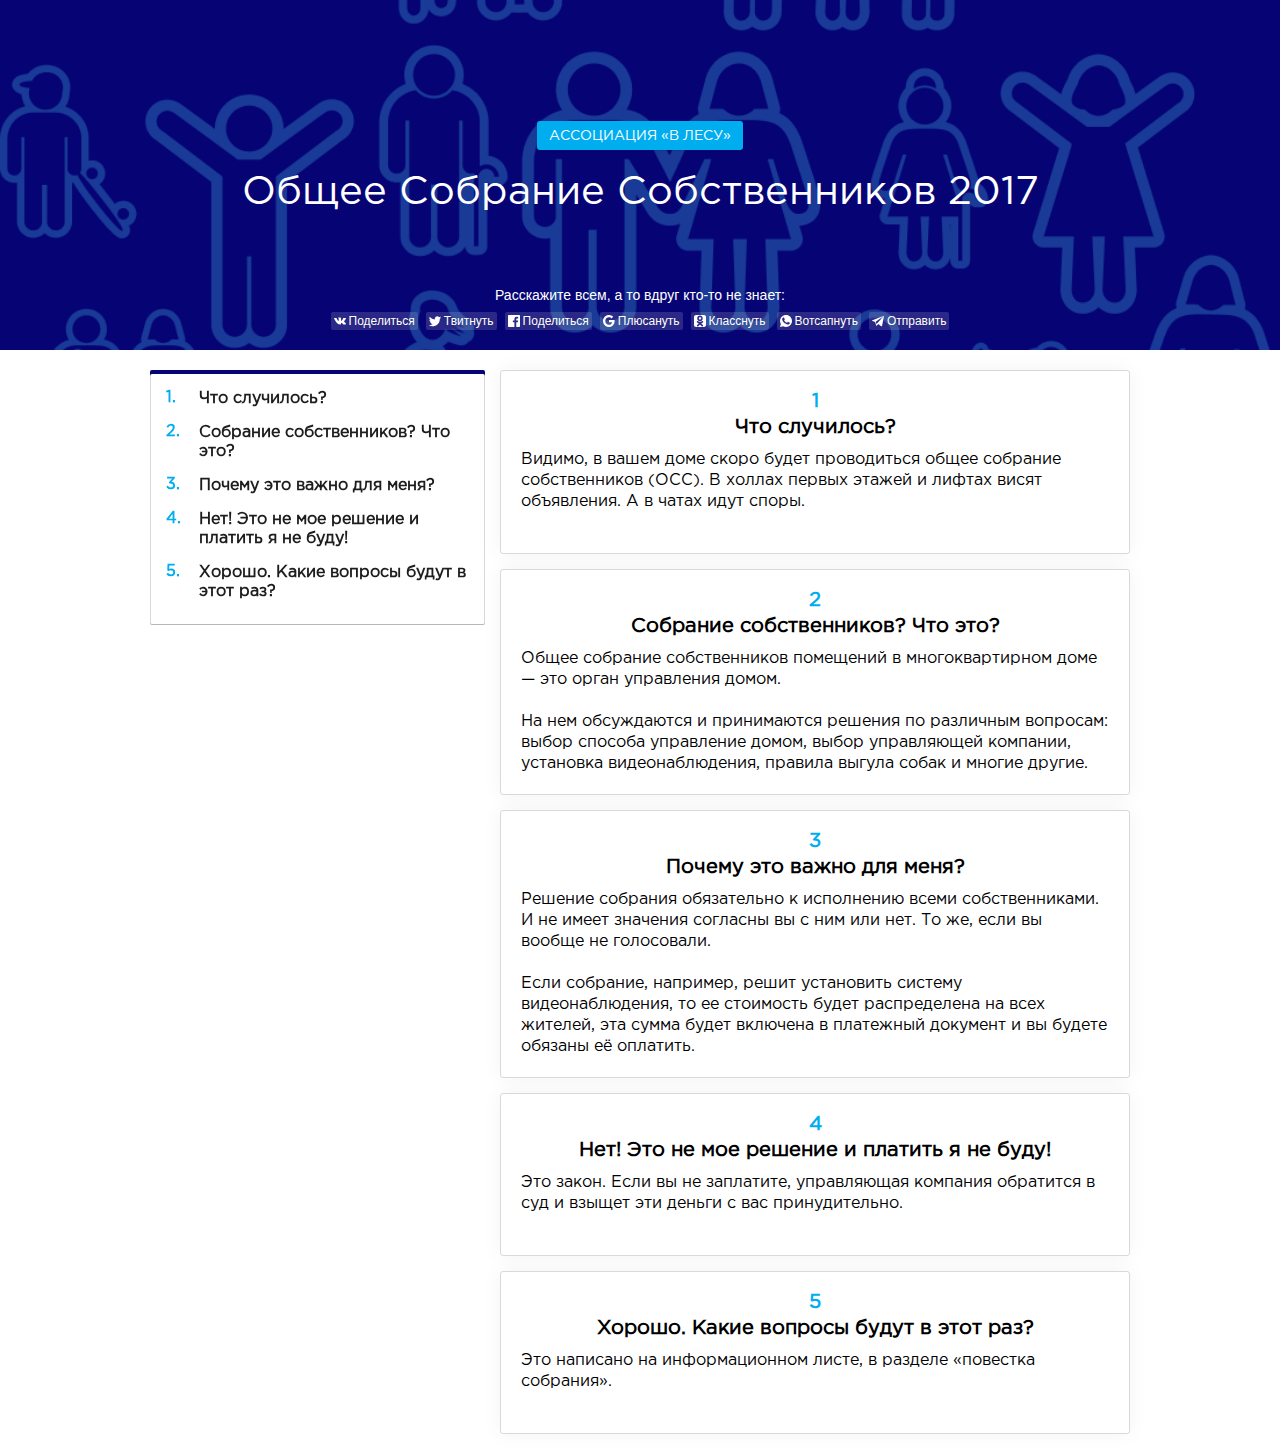
<file: index.html>
<!DOCTYPE html>
<html lang="ru" class="no-js">
  <head>
  
    <meta charset="utf-8"/>

    <meta name="viewport" content="width=device-width, initial-scale=1, maximum-scale=1, minimal-ui"/>

    <title>Шаблон проекта быстрого старта</title>
    <meta name="description" content="Шаблон проекта быстрого старта"/>
    <meta name="keywords" content="слова, ключевые"/>

    <meta http-equiv="X-UA-Compatible" content="IE=edge"/>
    <meta name="imagetoolbar" content="no"/>
    <meta name="msthemecompatible" content="no"/>
    <meta name="cleartype" content="on"/>
    <meta name="HandheldFriendly" content="True"/>

    <meta name="format-detection" content="telephone=no"/>
    <meta name="format-detection" content="address=no"/>

    <meta name="google" value="notranslate"/>

    <meta name="theme-color" content="#ffffff"/>

    <meta name="apple-mobile-web-app-capable" content="yes"/>
    <meta name="apple-mobile-web-app-status-bar-style" content="black-translucent"/>

    <meta name="application-name" content=""/>
    <meta name="msapplication-tooltip" content="">
    <meta name="msapplication-TileColor" content="#ffffff"/>
    <meta name="msapplication-starturl" content="">
    <meta name="msapplication-tap-highlight" content="no">
    <meta name="msapplication-TileImage" content="/mstile-large.png">

    

    

<link sizes="57x57"   href="assets/images/i/apple-touch-icon-57x57.png"   rel="apple-touch-icon"/>
<link sizes="60x60"   href="assets/images/i/apple-touch-icon-60x60.png"   rel="apple-touch-icon"/>
<link sizes="72x72"   href="assets/images/i/apple-touch-icon-72x72.png"   rel="apple-touch-icon"/>
<link sizes="76x76"   href="assets/images/i/apple-touch-icon-76x76.png"   rel="apple-touch-icon"/>
<link sizes="120x120" href="assets/images/i/apple-touch-icon-120x120.png" rel="apple-touch-icon"/>
<link sizes="114x114" href="assets/images/i/apple-touch-icon-114x114.png" rel="apple-touch-icon"/>
<link sizes="144x144" href="assets/images/i/apple-touch-icon-144x144.png" rel="apple-touch-icon"/>
<link sizes="152x152" href="assets/images/i/apple-touch-icon-152x152.png" rel="apple-touch-icon"/>
<link sizes="180x180" href="assets/images/i/apple-touch-icon-180x180.png" rel="apple-touch-icon"/>

<link sizes="192x192" href="assets/images/i/favicon-192x192.png" rel="icon" type="image/png"/>
<link sizes="160x160" href="assets/images/i/favicon-160x160.png" rel="icon" type="image/png"/>
<link sizes="96x96"   href="assets/images/i/favicon-96x96.png"   rel="icon" type="image/png"/>
<link sizes="32x32"   href="assets/images/i/favicon-32x32.png"   rel="icon" type="image/png"/>
<link sizes="16x16"   href="assets/images/i/favicon-16x16.png"   rel="icon" type="image/png"/>

<link rel="shortcut icon" href="assets/images/i/favicon.ico" type="image/x-icon"/>
<link rel="icon" href="assets/images/i/favicon.ico" type="image/x-icon"/>

<meta name="msapplication-square70x70logo" content="assets/images/i/smalltile.png" />
<meta name="msapplication-square150x150logo" content="assets/images/i/mediumtile.png" />
<meta name="msapplication-wide310x150logo" content="assets/images/i/widetile.png" />
<meta name="msapplication-square310x310logo" content="assets/images/i/largetile.png" />

    <meta property="og:type" content="website" />
<meta property="og:url" content="" />
<meta property="og:site_name" content="" />
<meta property="og:title" content=""/>
<meta property="og:description" content="" />
<meta property="og:image" content="" />
<meta property="og:image:type" content="image/png">
<meta property="og:image:width" content="1200" />
<meta property="og:image:height" content="630" />

<meta property="twitter:card" content="summary_large_image" />
<meta property="twitter:title" content="" />
<meta property="twitter:description" content="" />
<meta property="twitter:image" content="" />
<meta property="twitter:url" content="" />
<meta property="twitter:site" content="@username" />
<meta property="twitter:creator" content="@username" />

<meta itemprop="name" content=""/>
<meta itemprop="description" content=""/>
<meta itemprop="image" content="" />

<link rel="image_src" href="" />


    <link href="assets/styles/style.css?v=3562e3bc40a43b150c5157137c739247" rel="stylesheet" />
    <link href="assets/scripts/likely/likely.css?v=c9717340cab0f8312c4d63a076aba07b" rel="stylesheet" />

    <script>document.documentElement.className = document.documentElement.className.replace(/(\s|^)no-js(\s|$)/, '$1js$2');</script>
  
  </head>
  <body>
    <main>
      
  <div class="cards-header">
  <div class="cards-header-bg"></div>
  <div class="cards-header-label"><span>АССОЦИАЦИЯ «В ЛЕСУ»</span></div>
  <div class="cards-header-title">
    <h1 class="h1">Общее Cобрание Cобственников 2017</h1>
  </div><!-- /.cards-header-title -->
  <div class="cards-header_share">
    <div class="cards-header_share-text"><span>Расскажите всем, а то вдруг кто-то не знает:</span></div>
    <div class="likely likely-small likely-light">
      <div class="vkontakte">Поделиться</div>
      <div class="twitter">Твитнуть</div>
      <div class="facebook">Поделиться</div>
      <div class="gplus">Плюсануть</div>
      <div class="odnoklassniki">Класснуть</div>
      <div class="whatsapp">Вотсапнуть</div>
      <div class="telegram">Отправить</div>
    </div>
  </div><!-- /.cards-header_share -->
</div><!-- /.card_headline -->

<div class="cards-body">
  <div class="cards-body_sidebar">
    <div class="cards-menu">
      <ul class="menu-list">
        <li class="menu-list_item">
          <div class="menu-list_index"><span>1.</span></div>
          <div class="menu-list_title"><span>Что случилось?</span></div>
        </li>
        <li class="menu-list_item">
          <div class="menu-list_index"><span>2.</span></div>
          <div class="menu-list_title"><span>Собрание собственников? Что это?</span></div>
        </li>
        <li class="menu-list_item">
          <div class="menu-list_index"><span>3.</span></div>
          <div class="menu-list_title"><span>Почему это важно для меня?</span></div>
        </li>
        <li class="menu-list_item">
          <div class="menu-list_index"><span>4.</span></div>
          <div class="menu-list_title"><span>Нет! Это не мое решение и платить я не буду!</span></div>
        </li>
        <li class="menu-list_item">
          <div class="menu-list_index"><span>5.</span></div>
          <div class="menu-list_title"><span>Хорошо. Какие вопросы будут в этот раз?</span></div>
        </li>
      </ul>
    </div>
  </div>
  <div class="cards-body_content">
    <div class="card" id="card1">
  <div class="card_description">
    <h4 class="card-head">1</h4>
    <h3 class="card-title">Что случилось?</h3>
    <div class="card-text">
      <p>Видимо, в вашем доме скоро будет проводиться общее собрание собственников (ОСС). В холлах первых этажей и лифтах висят объявления. А в чатах идут споры.</p>
    </div><!-- /.card-text -->
  </div><!-- /.card_description -->
</div><!-- /.card -->

<div class="card" id="card2">
  <div class="card_description">
    <h4 class="card-head">2</h4>
    <h3 class="card-title">Собрание собственников? Что это?</h3>
    <div class="card-text">
      <p>Общее собрание собственников помещений в многоквартирном доме — это орган управления домом.</p>
      <p>На нем обсуждаются и принимаются решения по различным вопросам: выбор способа управление домом, выбор управляющей компании, установка видеонаблюдения, правила выгула собак и многие другие.</p>
    </div><!-- /.card-text -->
  </div><!-- /.card_description -->
</div><!-- /.card -->

<div class="card" id="card3">
  <div class="card_description">
    <h4 class="card-head">3</h4>
    <h3 class="card-title">Почему это важно для меня?</h3>
    <div class="card-text">
      <p>Решение собрания обязательно к исполнению всеми собственниками. И не имеет значения согласны вы с ним или нет. То же, если вы вообще не голосовали.</p>
      <p>Если собрание, например, решит установить систему видеонаблюдения, то ее стоимость будет распределена на всех жителей, эта сумма будет включена в платежный документ и вы будете обязаны её оплатить.</p>
    </div><!-- /.card-text -->
  </div><!-- /.card_description -->
</div><!-- /.card -->

<div class="card" id="card4">
  <div class="card_description">
    <h4 class="card-head">4</h4>
    <h3 class="card-title">Нет! Это не мое решение и платить я не буду!</h3>
    <div class="card-text">
      <p>Это закон. Если вы не заплатите, управляющая компания обратится в суд и взыщет эти деньги с вас принудительно.</p>
    </div><!-- /.card-text -->
  </div><!-- /.card_description -->
</div><!-- /.card -->

<div class="card" id="card5">
  <div class="card_description">
    <h4 class="card-head">5</h4>
    <h3 class="card-title">Хорошо. Какие вопросы будут в этот раз?</h3>
    <div class="card-text">
      <p>Это написано на информационном листе, в разделе «повестка собрания».</p>
    </div><!-- /.card-text -->
  </div><!-- /.card_description -->
</div><!-- /.card -->

  </div>
</div><!-- /.cards-body -->


    </main>
    <script src="assets/scripts/jquery-3.2.1.min.js?v=c9f5aeeca3ad37bf2aa006139b935f0a"></script>
<script src="assets/scripts/likely/likely.js?v=0466b82a7feadbcad865e73f60fca180"></script>
<script src="assets/scripts/scripts.js?v=8dcd0b3120b74c513913619d04b6d0e8"></script>

  </body>
</html>
</file>
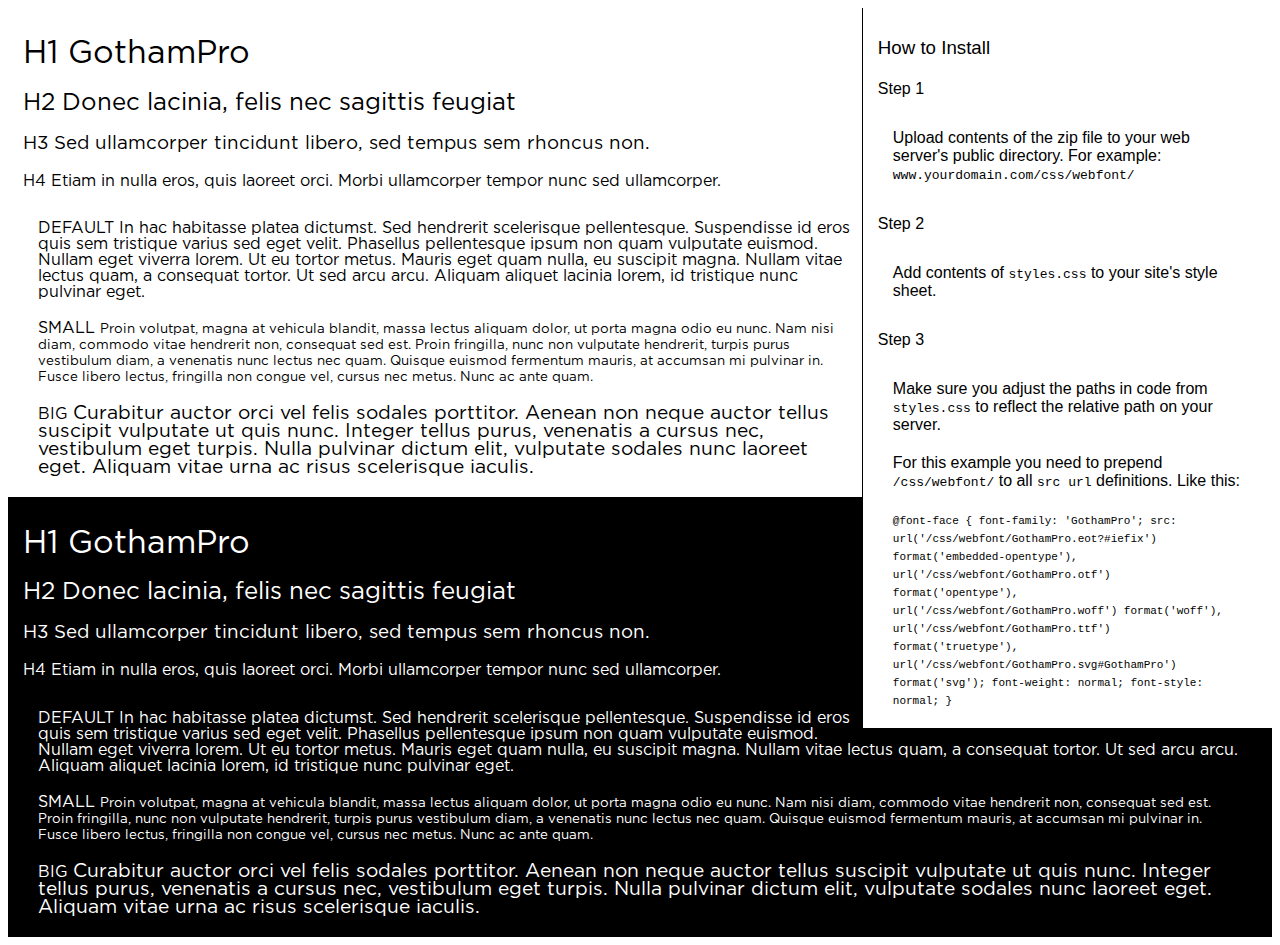
<file: assets/fonts/GothamPro/preview.html>
<!DOCTYPE html>
<html>
<head>
<title>
GothamPro
 - Web font preview
</title>
<style type='text/css'>

@font-face {
  font-family: 'GothamPro';
  src: url('GothamPro.eot?#iefix') format('embedded-opentype'),  url('GothamPro.otf')  format('opentype'),
	     url('GothamPro.woff') format('woff'), url('GothamPro.ttf')  format('truetype'), url('GothamPro.svg#GothamPro') format('svg');
  font-weight: normal;
  font-style: normal;
}

body { font-family: 'GothamPro' !important; }
h1, h2, h3, h4 { font-weight: normal; }
.reg { color:black; background:white; }
.inverse { color:white; background:black; }
div { padding: 10px 15px; }
.right { background:white; width:30%; float: right; font-family: sans-serif; border: 1px solid black; border-width: 0 0 1px 1px;}
</style>
</head>
<body>
<div class='right'>
<h3>How to Install</h3>
<h4>Step 1</h4>
<div>
Upload contents of the zip file to your web server's public directory. For example:
<code>www.yourdomain.com/css/webfont/</code>
</div>
<h4>Step 2</h4>
<div>
Add contents of
<code>styles.css</code>
to your site's style sheet.
</div>
<h4>Step 3</h4>
<div>
Make sure you adjust the paths in code from
<code>styles.css</code>
to reflect the relative path on your server.
</div>
<div>
For this example you need to prepend
<code>/css/webfont/</code>
to all
<code>src url</code>
definitions. Like this:
</div>
<div>
<code style='font-size:11px;'>@font-face {
  font-family: 'GothamPro';
  src: url('/css/webfont/GothamPro.eot?#iefix') format('embedded-opentype'),  url('/css/webfont/GothamPro.otf')  format('opentype'),
	     url('/css/webfont/GothamPro.woff') format('woff'), url('/css/webfont/GothamPro.ttf')  format('truetype'), url('/css/webfont/GothamPro.svg#GothamPro') format('svg');
  font-weight: normal;
  font-style: normal;
}</code>
</div>
</div>
<div class='reg'>
<h1>
H1
GothamPro
</h1>
<h2>
H2
Donec lacinia, felis nec sagittis feugiat
</h2>
<h3>
H3
Sed ullamcorper tincidunt libero, sed tempus sem rhoncus non.
</h3>
<h4>
H4
Etiam in nulla eros, quis laoreet orci. Morbi ullamcorper tempor nunc sed ullamcorper.
</h4>
<div>
DEFAULT
In hac habitasse platea dictumst. Sed hendrerit scelerisque pellentesque. Suspendisse id eros quis sem tristique varius sed eget velit. Phasellus pellentesque ipsum non quam vulputate euismod. Nullam eget viverra lorem. Ut eu tortor metus. Mauris eget quam nulla, eu suscipit magna. Nullam vitae lectus quam, a consequat tortor. Ut sed arcu arcu. Aliquam aliquet lacinia lorem, id tristique nunc pulvinar eget.
</div>
<div>
SMALL
<small>
Proin volutpat, magna at vehicula blandit, massa lectus aliquam dolor, ut porta magna odio eu nunc. Nam nisi diam, commodo vitae hendrerit non, consequat sed est. Proin fringilla, nunc non vulputate hendrerit, turpis purus vestibulum diam, a venenatis nunc lectus nec quam. Quisque euismod fermentum mauris, at accumsan mi pulvinar in. Fusce libero lectus, fringilla non congue vel, cursus nec metus. Nunc ac ante quam.
</small>
</div>
<div>
BIG
<big>
Curabitur auctor orci vel felis sodales porttitor. Aenean non neque auctor tellus suscipit vulputate ut quis nunc. Integer tellus purus, venenatis a cursus nec, vestibulum eget turpis. Nulla pulvinar dictum elit, vulputate sodales nunc laoreet eget. Aliquam vitae urna ac risus scelerisque iaculis.
</big>
</div>

</div>
<div class='inverse'>
<h1>
H1
GothamPro
</h1>
<h2>
H2
Donec lacinia, felis nec sagittis feugiat
</h2>
<h3>
H3
Sed ullamcorper tincidunt libero, sed tempus sem rhoncus non.
</h3>
<h4>
H4
Etiam in nulla eros, quis laoreet orci. Morbi ullamcorper tempor nunc sed ullamcorper.
</h4>
<div>
DEFAULT
In hac habitasse platea dictumst. Sed hendrerit scelerisque pellentesque. Suspendisse id eros quis sem tristique varius sed eget velit. Phasellus pellentesque ipsum non quam vulputate euismod. Nullam eget viverra lorem. Ut eu tortor metus. Mauris eget quam nulla, eu suscipit magna. Nullam vitae lectus quam, a consequat tortor. Ut sed arcu arcu. Aliquam aliquet lacinia lorem, id tristique nunc pulvinar eget.
</div>
<div>
SMALL
<small>
Proin volutpat, magna at vehicula blandit, massa lectus aliquam dolor, ut porta magna odio eu nunc. Nam nisi diam, commodo vitae hendrerit non, consequat sed est. Proin fringilla, nunc non vulputate hendrerit, turpis purus vestibulum diam, a venenatis nunc lectus nec quam. Quisque euismod fermentum mauris, at accumsan mi pulvinar in. Fusce libero lectus, fringilla non congue vel, cursus nec metus. Nunc ac ante quam.
</small>
</div>
<div>
BIG
<big>
Curabitur auctor orci vel felis sodales porttitor. Aenean non neque auctor tellus suscipit vulputate ut quis nunc. Integer tellus purus, venenatis a cursus nec, vestibulum eget turpis. Nulla pulvinar dictum elit, vulputate sodales nunc laoreet eget. Aliquam vitae urna ac risus scelerisque iaculis.
</big>
</div>

</div>
</body>
</html>
</file>
<file: assets/styles/style.css>
@-webkit-keyframes spin{0%{-webkit-transform:rotate(0deg);transform:rotate(0deg)}100%{-webkit-transform:rotate(360deg);transform:rotate(360deg)}}@keyframes spin{0%{-webkit-transform:rotate(0deg);transform:rotate(0deg)}100%{-webkit-transform:rotate(360deg);transform:rotate(360deg)}}.container-fluid,.container{margin-right:auto;margin-left:auto}.container-fluid{padding-right:2rem;padding-left:2rem}.row{box-sizing:border-box;display:-webkit-box;display:flex;-webkit-box-flex:0;flex:0 1 auto;-webkit-box-orient:horizontal;-webkit-box-direction:normal;flex-direction:row;flex-wrap:wrap;margin-right:-0.5rem;margin-left:-0.5rem}.row.reverse{-webkit-box-orient:horizontal;-webkit-box-direction:reverse;flex-direction:row-reverse}.col.reverse{-webkit-box-orient:vertical;-webkit-box-direction:reverse;flex-direction:column-reverse}.col-xs,.col-xs-1,.col-xs-2,.col-xs-3,.col-xs-4,.col-xs-5,.col-xs-6,.col-xs-7,.col-xs-8,.col-xs-9,.col-xs-10,.col-xs-11,.col-xs-12,.col-xs-offset-0,.col-xs-offset-1,.col-xs-offset-2,.col-xs-offset-3,.col-xs-offset-4,.col-xs-offset-5,.col-xs-offset-6,.col-xs-offset-7,.col-xs-offset-8,.col-xs-offset-9,.col-xs-offset-10,.col-xs-offset-11,.col-xs-offset-12{box-sizing:border-box;-webkit-box-flex:0;flex:0 0 auto;padding-right:0.5rem;padding-left:0.5rem}.col-xs{-webkit-box-flex:1;flex-grow:1;flex-basis:0;max-width:100%}.col-xs-1{flex-basis:8.33333333%;max-width:8.33333333%}.col-xs-2{flex-basis:16.66666667%;max-width:16.66666667%}.col-xs-3{flex-basis:25%;max-width:25%}.col-xs-4{flex-basis:33.33333333%;max-width:33.33333333%}.col-xs-5{flex-basis:41.66666667%;max-width:41.66666667%}.col-xs-6{flex-basis:50%;max-width:50%}.col-xs-7{flex-basis:58.33333333%;max-width:58.33333333%}.col-xs-8{flex-basis:66.66666667%;max-width:66.66666667%}.col-xs-9{flex-basis:75%;max-width:75%}.col-xs-10{flex-basis:83.33333333%;max-width:83.33333333%}.col-xs-11{flex-basis:91.66666667%;max-width:91.66666667%}.col-xs-12{flex-basis:100%;max-width:100%}.col-xs-offset-0{margin-left:0}.col-xs-offset-1{margin-left:8.33333333%}.col-xs-offset-2{margin-left:16.66666667%}.col-xs-offset-3{margin-left:25%}.col-xs-offset-4{margin-left:33.33333333%}.col-xs-offset-5{margin-left:41.66666667%}.col-xs-offset-6{margin-left:50%}.col-xs-offset-7{margin-left:58.33333333%}.col-xs-offset-8{margin-left:66.66666667%}.col-xs-offset-9{margin-left:75%}.col-xs-offset-10{margin-left:83.33333333%}.col-xs-offset-11{margin-left:91.66666667%}.start-xs{-webkit-box-pack:start;justify-content:flex-start;text-align:start}.center-xs{-webkit-box-pack:center;justify-content:center;text-align:center}.end-xs{-webkit-box-pack:end;justify-content:flex-end;text-align:end}.top-xs{-webkit-box-align:start;align-items:flex-start}.middle-xs{-webkit-box-align:center;align-items:center}.bottom-xs{-webkit-box-align:end;align-items:flex-end}.around-xs{justify-content:space-around}.between-xs{-webkit-box-pack:justify;justify-content:space-between}.first-xs{-webkit-box-ordinal-group:0;order:-1}.last-xs{-webkit-box-ordinal-group:2;order:1}html{font-family:sans-serif;line-height:1.15;-ms-text-size-adjust:100%;-webkit-text-size-adjust:100%}body,html{margin:0;padding:0}article,aside,footer,header,nav,section{display:block}h1{font-size:2em;margin:0.67em 0}figcaption,figure,main{display:block}figure{margin:1em 40px}hr{box-sizing:content-box;height:0;overflow:visible}pre{font-family:monospace, monospace;font-size:1em}a{background-color:transparent;-webkit-text-decoration-skip:objects}a:active,a:hover{outline-width:0}abbr[title]{border-bottom:none;text-decoration:underline;-webkit-text-decoration:underline dotted;text-decoration:underline dotted}b,strong{font-weight:inherit;font-weight:bolder}code,kbd,samp{font-family:monospace, monospace;font-size:1em}dfn{font-style:italic}mark{background-color:#ff0;color:#000}small{font-size:80%}sub,sup{font-size:75%;line-height:0;position:relative;vertical-align:baseline}sub{bottom:-0.25em}sup{top:-0.5em}audio,video{display:inline-block}audio:not([controls]){display:none;height:0}img{border-style:none}svg:not(:root){overflow:hidden}button,input,optgroup,select,textarea{font-family:sans-serif;font-size:100%;line-height:1.15;margin:0}button,input{overflow:visible}button,select{text-transform:none}button,html [type="button"],[type="reset"],[type="submit"]{-webkit-appearance:button}button::-moz-focus-inner,[type="button"]::-moz-focus-inner,[type="reset"]::-moz-focus-inner,[type="submit"]::-moz-focus-inner{border-style:none;padding:0}button:-moz-focusring,[type="button"]:-moz-focusring,[type="reset"]:-moz-focusring,[type="submit"]:-moz-focusring{outline:1px dotted ButtonText}fieldset{border:1px solid #c0c0c0;margin:0 2px;padding:0.35em 0.625em 0.75em}legend{box-sizing:border-box;color:inherit;display:table;max-width:100%;padding:0;white-space:normal}progress{display:inline-block;vertical-align:baseline}textarea{overflow:auto}[type="checkbox"],[type="radio"]{box-sizing:border-box;padding:0}[type="number"]::-webkit-inner-spin-button,[type="number"]::-webkit-outer-spin-button{height:auto}[type="search"]{-webkit-appearance:textfield;outline-offset:-2px}[type="search"]::-webkit-search-cancel-button,[type="search"]::-webkit-search-decoration{-webkit-appearance:none}::-webkit-file-upload-button{-webkit-appearance:button;font:inherit}details,menu{display:block}summary{display:list-item}canvas{display:inline-block}template{display:none}[hidden]{display:none}html,body,div,span,applet,object,iframe,h1,h2,h3,h4,h5,h6,p,blockquote,pre,a,abbr,acronym,address,big,cite,code,del,dfn,em,img,ins,kbd,q,s,samp,small,strike,strong,sub,sup,tt,var,b,u,i,center,dl,dt,dd,ol,ul,li,fieldset,form,label,legend,table,caption,tbody,tfoot,thead,tr,th,td,article,aside,canvas,details,embed,figure,figcaption,footer,header,hgroup,menu,nav,output,ruby,section,summary,time,mark,audio,video{margin:0;padding:0;vertical-align:baseline}input,textarea,button{outline:none}input[placeholder],input:-moz-placeholder,input::-moz-placeholder,input:-ms-input-placeholder{text-overflow:ellipsis}input::-ms-clear{display:none}img{width:auto 9;max-width:100%;height:auto}*{box-sizing:border-box;padding:0;margin:0;-webkit-text-size-adjust:none;text-size-adjust:none}html,.root{font-size:16px;line-height:21px}body{font-family:-apple-system,BlinkMacSystemFont,"Segoe UI",Roboto,"Helvetica Neue",Helvetica,Arial,sans-serif;background-color:#fff;font-size:16px;line-height:21px;font-weight:400;font-smoothing:antialiased;-webkit-font-smoothing:antialiased;-moz-osx-font-smoothing:grayscale;-webkit-text-size-adjust:100%;-moz-text-size-adjust:100%;-ms-text-size-adjust:100%}body{display:-webkit-box;display:flex;min-width:320px;min-height:100vh;-webkit-box-orient:vertical;-webkit-box-direction:normal;flex-direction:column;padding:0}main{-webkit-box-flex:1;flex:1}@font-face{font-family:'GothamPro';src:url("../fonts/GothamPro/GothamPro.eot?#iefix") format("embedded-opentype"),url("../fonts/GothamPro/GothamPro.otf") format("opentype"),url("../fonts/GothamPro/GothamPro.woff") format("woff"),url("../fonts/GothamPro/GothamPro.ttf") format("truetype"),url("../fonts/GothamPro/GothamPro.svg#GothamPro") format("svg");font-weight:normal;font-style:normal}*::-webkit-input-placeholder{color:#abb6ba;opacity:1}*:-ms-input-placeholder{color:#abb6ba;opacity:1}*::-ms-input-placeholder{color:#abb6ba;opacity:1}*::placeholder{color:#abb6ba;opacity:1}*::-webkit-input-placeholder-shown{color:#abb6ba}*:-ms-input-placeholder-shown{color:#abb6ba}*::-ms-input-placeholder-shown{color:#abb6ba}*::placeholder-shown{color:#abb6ba}::-moz-selection{background:#f60;color:#fff}::selection{background:#f60;color:#fff}input,textarea,button{outline:none;font-family:-apple-system,BlinkMacSystemFont,"Segoe UI",Roboto,"Helvetica Neue",Helvetica,Arial,sans-serif}input[placeholder],input:placeholder{text-overflow:ellipsis}caption{padding-top:8px;padding-bottom:8px;color:#777;text-align:left}table{border-collapse:collapse;border-spacing:0;background-color:transparent;width:100%;max-width:100%;border:1px solid transparent}a{transition:.3s ease;text-decoration:none;color:#008ACE;border-bottom:1px solid}a :focus{outline:none}a:hover,a.hover{color:#c00;transition:.1s ease}.video-container{position:relative;padding-bottom:56.25%;padding-top:30px;height:0;overflow:hidden;border:1px solid}.video-container iframe,.video-container object,.video-container embed{position:absolute;top:0;left:0;width:100%;height:100%}span.tsp{display:inline-block;width:.12em;overflow:hidden;text-decoration:inherit}h1,.h1{font-size:25px;line-height:30px;margin-top:21px;margin-bottom:5px;font-weight:500}h2,.h2{font-size:20px;line-height:25px;margin-top:21px;margin-bottom:21px;font-weight:500}h3,.h3{font-size:23px;line-height:42px;margin-top:21px;margin-bottom:0px}h4,.h4{font-size:16px;line-height:21px;margin-top:21px;margin-bottom:0px}h5,.h5{font-size:16px;line-height:21px;margin-top:21px;margin-bottom:0px}p,ul,ol,pre,table,blockquote{margin-top:0px;margin-bottom:21px}ul ul,ol ol,ul ol,ol ul{margin-top:0px;margin-bottom:0px}.cards-header{background-color:#060475;padding:20px 20px 20px 20px;text-align:center;min-height:350px;display:-webkit-box;display:flex;-webkit-box-orient:vertical;-webkit-box-direction:normal;flex-direction:column;align-content:center;-webkit-box-align:center;align-items:center;-webkit-box-pack:center;justify-content:center;position:relative;z-index:1}.cards-header-bg{background-image:url('/assets/images/people.png');left:0;right:0;width:100%;height:100%;z-index:-3;background-attachment:scroll;background-position:50% 50%;background-repeat:no-repeat;background-size:cover;position:absolute}.cards-header-label{background:#00AEEF;border-radius:3px;font-family:"GothamPro";font-style:normal;line-height:14px;font-size:14px;text-align:center;display:inline-block;padding:8px 12px 7px 12px;box-shadow:0 1px 2px rgba(0,0,0,0.1);color:#fff}.cards-header-title{padding-top:20px}.cards-header-title .h1{font-family:"GothamPro";font-size:40px;line-height:45px;margin:0 auto 15px;text-align:center;color:#FFFFFF}.cards-header_share{position:absolute;bottom:0;margin-bottom:20px}.cards-header_share-text{font-size:14px;line-height:14px;color:#fff;padding-bottom:4px}.cards-body{margin:0 auto;display:-webkit-box;display:flex;max-width:980px;padding-top:20px;padding-bottom:20px}.cards-body_sidebar{position:relative;display:block;width:335px;flex-shrink:0;margin-right:15px}.cards-body_content{-webkit-box-flex:1;flex-grow:1}.card{margin-bottom:15px;border-radius:3px;overflow:hidden;box-shadow:0 0 20px rgba(0,0,0,0.05);border:1px solid rgba(0,0,0,0.15);max-width:650px}.card:last-child{margin-bottom:0}.card_description{padding:20px 20px;font-family:"GothamPro"}.card-head{margin-top:0;font-family:"GothamPro";font-size:20px;line-height:20px;margin-bottom:5px;text-align:center;color:#00AEEF}.card-title{font-family:"GothamPro";font-size:20px;line-height:23px;font-weight:bold;margin:0 0 5px 0;text-align:center;color:#000000}.card-text{padding-top:5px}.card-text p:last-child:not(:first-child){margin-bottom:0}.cards-menu{position:-webkit-sticky;position:sticky;top:20px}.cards-menu .menu-list{position:relative;overflow-x:hidden;padding:19px 16px 24px;border-radius:2px;background-color:#fff;box-shadow:inset 0 4px 0 #060475,inset 0 0 0 1px rgba(0,0,0,0.15),inset 0 -1px 0 0 rgba(0,0,0,0.15);margin:0;list-style-type:none}.cards-menu .menu-list_item{display:-webkit-box;display:flex;width:100%;margin-bottom:15px;cursor:pointer;color:#1D1D1D;-webkit-box-align:start;align-items:flex-start}.cards-menu .menu-list_item:last-child{margin-bottom:0}.cards-menu .menu-list_index{min-width:1.3em;color:#00AEEF;font-family:"Georgia","GothamPro",serif;font-size:16px;font-weight:700;line-height:17px;-webkit-box-flex:0;flex:0 1 20px}.cards-menu .menu-list_title{display:block;width:100%;padding-left:12px;font-family:"GothamPro";font-size:16px;font-weight:bold;line-height:19px}footer{margin-top:4.5em;padding-bottom:1.5em;text-align:center;font-size:.8rem;color:#aaa}footer a{color:#aaa}footer a:visited{color:#aaa}header{margin-bottom:10px}@media only screen and (min-width: 48em){.container{width:49rem}.col-sm,.col-sm-1,.col-sm-2,.col-sm-3,.col-sm-4,.col-sm-5,.col-sm-6,.col-sm-7,.col-sm-8,.col-sm-9,.col-sm-10,.col-sm-11,.col-sm-12,.col-sm-offset-0,.col-sm-offset-1,.col-sm-offset-2,.col-sm-offset-3,.col-sm-offset-4,.col-sm-offset-5,.col-sm-offset-6,.col-sm-offset-7,.col-sm-offset-8,.col-sm-offset-9,.col-sm-offset-10,.col-sm-offset-11,.col-sm-offset-12{box-sizing:border-box;-webkit-box-flex:0;flex:0 0 auto;padding-right:0.5rem;padding-left:0.5rem}.col-sm{-webkit-box-flex:1;flex-grow:1;flex-basis:0;max-width:100%}.col-sm-1{flex-basis:8.33333333%;max-width:8.33333333%}.col-sm-2{flex-basis:16.66666667%;max-width:16.66666667%}.col-sm-3{flex-basis:25%;max-width:25%}.col-sm-4{flex-basis:33.33333333%;max-width:33.33333333%}.col-sm-5{flex-basis:41.66666667%;max-width:41.66666667%}.col-sm-6{flex-basis:50%;max-width:50%}.col-sm-7{flex-basis:58.33333333%;max-width:58.33333333%}.col-sm-8{flex-basis:66.66666667%;max-width:66.66666667%}.col-sm-9{flex-basis:75%;max-width:75%}.col-sm-10{flex-basis:83.33333333%;max-width:83.33333333%}.col-sm-11{flex-basis:91.66666667%;max-width:91.66666667%}.col-sm-12{flex-basis:100%;max-width:100%}.col-sm-offset-0{margin-left:0}.col-sm-offset-1{margin-left:8.33333333%}.col-sm-offset-2{margin-left:16.66666667%}.col-sm-offset-3{margin-left:25%}.col-sm-offset-4{margin-left:33.33333333%}.col-sm-offset-5{margin-left:41.66666667%}.col-sm-offset-6{margin-left:50%}.col-sm-offset-7{margin-left:58.33333333%}.col-sm-offset-8{margin-left:66.66666667%}.col-sm-offset-9{margin-left:75%}.col-sm-offset-10{margin-left:83.33333333%}.col-sm-offset-11{margin-left:91.66666667%}.start-sm{-webkit-box-pack:start;justify-content:flex-start;text-align:start}.center-sm{-webkit-box-pack:center;justify-content:center;text-align:center}.end-sm{-webkit-box-pack:end;justify-content:flex-end;text-align:end}.top-sm{-webkit-box-align:start;align-items:flex-start}.middle-sm{-webkit-box-align:center;align-items:center}.bottom-sm{-webkit-box-align:end;align-items:flex-end}.around-sm{justify-content:space-around}.between-sm{-webkit-box-pack:justify;justify-content:space-between}.first-sm{-webkit-box-ordinal-group:0;order:-1}.last-sm{-webkit-box-ordinal-group:2;order:1}}@media only screen and (min-width: 64em){.container{width:65rem}.col-md,.col-md-1,.col-md-2,.col-md-3,.col-md-4,.col-md-5,.col-md-6,.col-md-7,.col-md-8,.col-md-9,.col-md-10,.col-md-11,.col-md-12,.col-md-offset-0,.col-md-offset-1,.col-md-offset-2,.col-md-offset-3,.col-md-offset-4,.col-md-offset-5,.col-md-offset-6,.col-md-offset-7,.col-md-offset-8,.col-md-offset-9,.col-md-offset-10,.col-md-offset-11,.col-md-offset-12{box-sizing:border-box;-webkit-box-flex:0;flex:0 0 auto;padding-right:0.5rem;padding-left:0.5rem}.col-md{-webkit-box-flex:1;flex-grow:1;flex-basis:0;max-width:100%}.col-md-1{flex-basis:8.33333333%;max-width:8.33333333%}.col-md-2{flex-basis:16.66666667%;max-width:16.66666667%}.col-md-3{flex-basis:25%;max-width:25%}.col-md-4{flex-basis:33.33333333%;max-width:33.33333333%}.col-md-5{flex-basis:41.66666667%;max-width:41.66666667%}.col-md-6{flex-basis:50%;max-width:50%}.col-md-7{flex-basis:58.33333333%;max-width:58.33333333%}.col-md-8{flex-basis:66.66666667%;max-width:66.66666667%}.col-md-9{flex-basis:75%;max-width:75%}.col-md-10{flex-basis:83.33333333%;max-width:83.33333333%}.col-md-11{flex-basis:91.66666667%;max-width:91.66666667%}.col-md-12{flex-basis:100%;max-width:100%}.col-md-offset-0{margin-left:0}.col-md-offset-1{margin-left:8.33333333%}.col-md-offset-2{margin-left:16.66666667%}.col-md-offset-3{margin-left:25%}.col-md-offset-4{margin-left:33.33333333%}.col-md-offset-5{margin-left:41.66666667%}.col-md-offset-6{margin-left:50%}.col-md-offset-7{margin-left:58.33333333%}.col-md-offset-8{margin-left:66.66666667%}.col-md-offset-9{margin-left:75%}.col-md-offset-10{margin-left:83.33333333%}.col-md-offset-11{margin-left:91.66666667%}.start-md{-webkit-box-pack:start;justify-content:flex-start;text-align:start}.center-md{-webkit-box-pack:center;justify-content:center;text-align:center}.end-md{-webkit-box-pack:end;justify-content:flex-end;text-align:end}.top-md{-webkit-box-align:start;align-items:flex-start}.middle-md{-webkit-box-align:center;align-items:center}.bottom-md{-webkit-box-align:end;align-items:flex-end}.around-md{justify-content:space-around}.between-md{-webkit-box-pack:justify;justify-content:space-between}.first-md{-webkit-box-ordinal-group:0;order:-1}.last-md{-webkit-box-ordinal-group:2;order:1}h1,.h1{font-size:45px;line-height:63px;margin-bottom:0}h2,.h2{font-size:32px;line-height:42px;margin-bottom:21px}}@media only screen and (min-width: 75em){.container{width:76rem}.col-lg,.col-lg-1,.col-lg-2,.col-lg-3,.col-lg-4,.col-lg-5,.col-lg-6,.col-lg-7,.col-lg-8,.col-lg-9,.col-lg-10,.col-lg-11,.col-lg-12,.col-lg-offset-0,.col-lg-offset-1,.col-lg-offset-2,.col-lg-offset-3,.col-lg-offset-4,.col-lg-offset-5,.col-lg-offset-6,.col-lg-offset-7,.col-lg-offset-8,.col-lg-offset-9,.col-lg-offset-10,.col-lg-offset-11,.col-lg-offset-12{box-sizing:border-box;-webkit-box-flex:0;flex:0 0 auto;padding-right:0.5rem;padding-left:0.5rem}.col-lg{-webkit-box-flex:1;flex-grow:1;flex-basis:0;max-width:100%}.col-lg-1{flex-basis:8.33333333%;max-width:8.33333333%}.col-lg-2{flex-basis:16.66666667%;max-width:16.66666667%}.col-lg-3{flex-basis:25%;max-width:25%}.col-lg-4{flex-basis:33.33333333%;max-width:33.33333333%}.col-lg-5{flex-basis:41.66666667%;max-width:41.66666667%}.col-lg-6{flex-basis:50%;max-width:50%}.col-lg-7{flex-basis:58.33333333%;max-width:58.33333333%}.col-lg-8{flex-basis:66.66666667%;max-width:66.66666667%}.col-lg-9{flex-basis:75%;max-width:75%}.col-lg-10{flex-basis:83.33333333%;max-width:83.33333333%}.col-lg-11{flex-basis:91.66666667%;max-width:91.66666667%}.col-lg-12{flex-basis:100%;max-width:100%}.col-lg-offset-0{margin-left:0}.col-lg-offset-1{margin-left:8.33333333%}.col-lg-offset-2{margin-left:16.66666667%}.col-lg-offset-3{margin-left:25%}.col-lg-offset-4{margin-left:33.33333333%}.col-lg-offset-5{margin-left:41.66666667%}.col-lg-offset-6{margin-left:50%}.col-lg-offset-7{margin-left:58.33333333%}.col-lg-offset-8{margin-left:66.66666667%}.col-lg-offset-9{margin-left:75%}.col-lg-offset-10{margin-left:83.33333333%}.col-lg-offset-11{margin-left:91.66666667%}.start-lg{-webkit-box-pack:start;justify-content:flex-start;text-align:start}.center-lg{-webkit-box-pack:center;justify-content:center;text-align:center}.end-lg{-webkit-box-pack:end;justify-content:flex-end;text-align:end}.top-lg{-webkit-box-align:start;align-items:flex-start}.middle-lg{-webkit-box-align:center;align-items:center}.bottom-lg{-webkit-box-align:end;align-items:flex-end}.around-lg{justify-content:space-around}.between-lg{-webkit-box-pack:justify;justify-content:space-between}.first-lg{-webkit-box-ordinal-group:0;order:-1}.last-lg{-webkit-box-ordinal-group:2;order:1}h1,.h1{font-size:45px;line-height:63px;margin-bottom:0}h2,.h2{font-size:32px;line-height:42px;margin-bottom:21px}}

/*# sourceMappingURL=maps/style.css.map */
</file>
<file: assets/scripts/likely/likely.css>
.likely,.likely__widget{-webkit-font-smoothing:antialiased;-moz-osx-font-smoothing:grayscale;padding:0;text-indent:0!important;list-style:none!important;font-weight:400;font-family:Helvetica Neue,Arial,sans-serif}.likely{display:inline-block}.likely__widget{margin:0;font-size:inherit}.likely{opacity:0;font-size:0!important}.likely_visible{opacity:1;transition:opacity .1s ease-in}.likely>*{display:inline-block;visibility:hidden}.likely_visible>*{visibility:inherit}.likely__widget{position:relative;white-space:nowrap}.likely__button,.likely__widget{display:inline-block}.likely__button,.likely__counter{text-decoration:none;text-rendering:optimizeLegibility;margin:0;outline:0}.likely__button{position:relative;user-select:none}.likely__counter{display:none;position:relative;font-weight:400}.likely_ready .likely__counter{display:inline-block}.likely_ready .likely__counter_empty{display:none}.likely__button,.likely__counter,.likely__icon,.likely__widget{vertical-align:top}.likely__widget{transition:background .33s ease-out,color .33s ease-out,fill .33s ease-out}.likely__widget:active,.likely__widget:focus,.likely__widget:hover{transition:none;cursor:pointer}@media (hover:none){.likely__widget:active,.likely__widget:focus,.likely__widget:hover{transition:background .33s ease-out,color .33s ease-out,fill .33s ease-out;cursor:unset}}.likely__icon{position:relative;text-align:left;display:inline-block}.likely svg{position:absolute;left:3px;top:3px;width:16px;height:16px}.likely__button,.likely__counter{line-height:inherit;cursor:inherit}.likely__button:empty{display:none}.likely__counter{text-align:center}.likely .likely__widget{color:#000;background:rgba(231,231,231,.8)}.likely .likely__counter{background-size:1px 1px;background-repeat:repeat-y;background-image:linear-gradient(to right,rgba(0,0,0,.2) 0,rgba(0,0,0,0) .5px,rgba(0,0,0,0) 100%)}.likely-light .likely__widget{color:#fff;fill:#fff;background:rgba(236,236,236,.16);text-shadow:rgba(0,0,0,.2) 0 0 .33em}.likely-light .likely__counter{background-image:linear-gradient(to right,rgba(255,255,255,.4) 0,rgba(255,255,255,0) .5px,rgba(255,255,255,0) 100%)}.likely__widget_facebook{fill:#425497}.likely__widget_facebook:active,.likely__widget_facebook:focus,.likely__widget_facebook:hover{background:rgba(207,212,229,.8)}@media (hover:none){.likely__widget_facebook:active,.likely__widget_facebook:focus,.likely__widget_facebook:hover{background:rgba(231,231,231,.8)}}.likely-light .likely__widget_facebook:active,.likely-light .likely__widget_facebook:focus,.likely-light .likely__widget_facebook:hover{text-shadow:#425497 0 0 .25em;background:rgba(66,84,151,.7)}@media (hover:none){.likely-light .likely__widget_facebook:active,.likely-light .likely__widget_facebook:focus,.likely-light .likely__widget_facebook:hover{text-shadow:rgba(0,0,0,.2) 0 0 .33em;background:rgba(236,236,236,.16)}}.likely__widget_gplus{fill:#dd4241}.likely__widget_gplus:active,.likely__widget_gplus:focus,.likely__widget_gplus:hover{background:rgba(246,207,207,.8)}@media (hover:none){.likely__widget_gplus:active,.likely__widget_gplus:focus,.likely__widget_gplus:hover{background:rgba(231,231,231,.8)}}.likely-light .likely__widget_gplus:active,.likely-light .likely__widget_gplus:focus,.likely-light .likely__widget_gplus:hover{text-shadow:#dd4241 0 0 .25em;background:rgba(221,66,65,.7)}@media (hover:none){.likely-light .likely__widget_gplus:active,.likely-light .likely__widget_gplus:focus,.likely-light .likely__widget_gplus:hover{text-shadow:rgba(0,0,0,.2) 0 0 .33em;background:rgba(236,236,236,.16)}}.likely__widget_linkedin{fill:#0077b5}.likely__widget_linkedin:active,.likely__widget_linkedin:focus,.likely__widget_linkedin:hover{background:rgba(191,221,236,.8)}@media (hover:none){.likely__widget_linkedin:active,.likely__widget_linkedin:focus,.likely__widget_linkedin:hover{background:rgba(231,231,231,.8)}}.likely-light .likely__widget_linkedin:active,.likely-light .likely__widget_linkedin:focus,.likely-light .likely__widget_linkedin:hover{text-shadow:#0077b5 0 0 .25em;background:rgba(0,119,181,.7)}@media (hover:none){.likely-light .likely__widget_linkedin:active,.likely-light .likely__widget_linkedin:focus,.likely-light .likely__widget_linkedin:hover{text-shadow:rgba(0,0,0,.2) 0 0 .33em;background:rgba(236,236,236,.16)}}.likely__widget_odnoklassniki{fill:#f6903b}.likely__widget_odnoklassniki:active,.likely__widget_odnoklassniki:focus,.likely__widget_odnoklassniki:hover{background:rgba(252,227,206,.8)}@media (hover:none){.likely__widget_odnoklassniki:active,.likely__widget_odnoklassniki:focus,.likely__widget_odnoklassniki:hover{background:rgba(231,231,231,.8)}}.likely-light .likely__widget_odnoklassniki:active,.likely-light .likely__widget_odnoklassniki:focus,.likely-light .likely__widget_odnoklassniki:hover{text-shadow:#f6903b 0 0 .25em;background:rgba(246,144,59,.7)}@media (hover:none){.likely-light .likely__widget_odnoklassniki:active,.likely-light .likely__widget_odnoklassniki:focus,.likely-light .likely__widget_odnoklassniki:hover{text-shadow:rgba(0,0,0,.2) 0 0 .33em;background:rgba(236,236,236,.16)}}.likely__widget_pinterest{fill:#bd081c}.likely__widget_pinterest:active,.likely__widget_pinterest:focus,.likely__widget_pinterest:hover{background:rgba(238,193,198,.8)}@media (hover:none){.likely__widget_pinterest:active,.likely__widget_pinterest:focus,.likely__widget_pinterest:hover{background:rgba(231,231,231,.8)}}.likely-light .likely__widget_pinterest:active,.likely-light .likely__widget_pinterest:focus,.likely-light .likely__widget_pinterest:hover{text-shadow:#bd081c 0 0 .25em;background:rgba(189,8,28,.7)}@media (hover:none){.likely-light .likely__widget_pinterest:active,.likely-light .likely__widget_pinterest:focus,.likely-light .likely__widget_pinterest:hover{text-shadow:rgba(0,0,0,.2) 0 0 .33em;background:rgba(236,236,236,.16)}}.likely__widget_telegram{fill:#34abde}.likely__widget_telegram:active,.likely__widget_telegram:focus,.likely__widget_telegram:hover{background:rgba(204,234,246,.8)}@media (hover:none){.likely__widget_telegram:active,.likely__widget_telegram:focus,.likely__widget_telegram:hover{background:rgba(231,231,231,.8)}}.likely-light .likely__widget_telegram:active,.likely-light .likely__widget_telegram:focus,.likely-light .likely__widget_telegram:hover{text-shadow:#34abde 0 0 .25em;background:rgba(52,171,222,.7)}@media (hover:none){.likely-light .likely__widget_telegram:active,.likely-light .likely__widget_telegram:focus,.likely-light .likely__widget_telegram:hover{text-shadow:rgba(0,0,0,.2) 0 0 .33em;background:rgba(236,236,236,.16)}}.likely__widget_twitter{fill:#00b7ec}.likely__widget_twitter:active,.likely__widget_twitter:focus,.likely__widget_twitter:hover{background:rgba(191,237,250,.8)}@media (hover:none){.likely__widget_twitter:active,.likely__widget_twitter:focus,.likely__widget_twitter:hover{background:rgba(231,231,231,.8)}}.likely-light .likely__widget_twitter:active,.likely-light .likely__widget_twitter:focus,.likely-light .likely__widget_twitter:hover{text-shadow:#00b7ec 0 0 .25em;background:rgba(0,183,236,.7)}@media (hover:none){.likely-light .likely__widget_twitter:active,.likely-light .likely__widget_twitter:focus,.likely-light .likely__widget_twitter:hover{text-shadow:rgba(0,0,0,.2) 0 0 .33em;background:rgba(236,236,236,.16)}}.likely__widget_vkontakte{fill:#526e8f}.likely__widget_vkontakte:active,.likely__widget_vkontakte:focus,.likely__widget_vkontakte:hover{background:rgba(211,218,227,.8)}@media (hover:none){.likely__widget_vkontakte:active,.likely__widget_vkontakte:focus,.likely__widget_vkontakte:hover{background:rgba(231,231,231,.8)}}.likely-light .likely__widget_vkontakte:active,.likely-light .likely__widget_vkontakte:focus,.likely-light .likely__widget_vkontakte:hover{text-shadow:#526e8f 0 0 .25em;background:rgba(82,110,143,.7)}@media (hover:none){.likely-light .likely__widget_vkontakte:active,.likely-light .likely__widget_vkontakte:focus,.likely-light .likely__widget_vkontakte:hover{text-shadow:rgba(0,0,0,.2) 0 0 .33em;background:rgba(236,236,236,.16)}}.likely__widget_whatsapp{fill:#25d366}.likely__widget_whatsapp:active,.likely__widget_whatsapp:focus,.likely__widget_whatsapp:hover{background:rgba(200,244,216,.8)}@media (hover:none){.likely__widget_whatsapp:active,.likely__widget_whatsapp:focus,.likely__widget_whatsapp:hover{background:rgba(231,231,231,.8)}}.likely-light .likely__widget_whatsapp:active,.likely-light .likely__widget_whatsapp:focus,.likely-light .likely__widget_whatsapp:hover{text-shadow:#25d366 0 0 .25em;background:rgba(37,211,102,.7)}@media (hover:none){.likely-light .likely__widget_whatsapp:active,.likely-light .likely__widget_whatsapp:focus,.likely-light .likely__widget_whatsapp:hover{text-shadow:rgba(0,0,0,.2) 0 0 .33em;background:rgba(236,236,236,.16)}}.likely{margin:0 -5px -10px}.likely .likely__widget{line-height:20px;font-size:14px;border-radius:3px;height:22px;margin:0 5px 10px}.likely .likely__icon{width:22px;height:22px}.likely .likely__button{padding:1px 4px 1px 0}.likely .likely__counter{padding:1px 4px}.likely-big{margin:0 -6px -12px}.likely-big .likely__widget{line-height:28px;font-size:18px;border-radius:4px;height:32px;margin:0 6px 12px}.likely-big .likely__icon{width:32px;height:32px}.likely-big .likely__button{padding:2px 6px 2px 0}.likely-big .likely__counter{padding:2px 6px}.likely-big svg{left:4px;top:4px;width:24px;height:24px}.likely-small{margin:0 -4px -8px}.likely-small .likely__widget{line-height:14px;font-size:12px;border-radius:2px;height:18px;margin:0 4px 8px}.likely-small .likely__icon{width:18px;height:18px}.likely-small .likely__button{padding:2px 3px 2px 0}.likely-small .likely__counter{padding:2px 3px}.likely-small svg{left:3px;top:3px;width:12px;height:12px}
</file>
